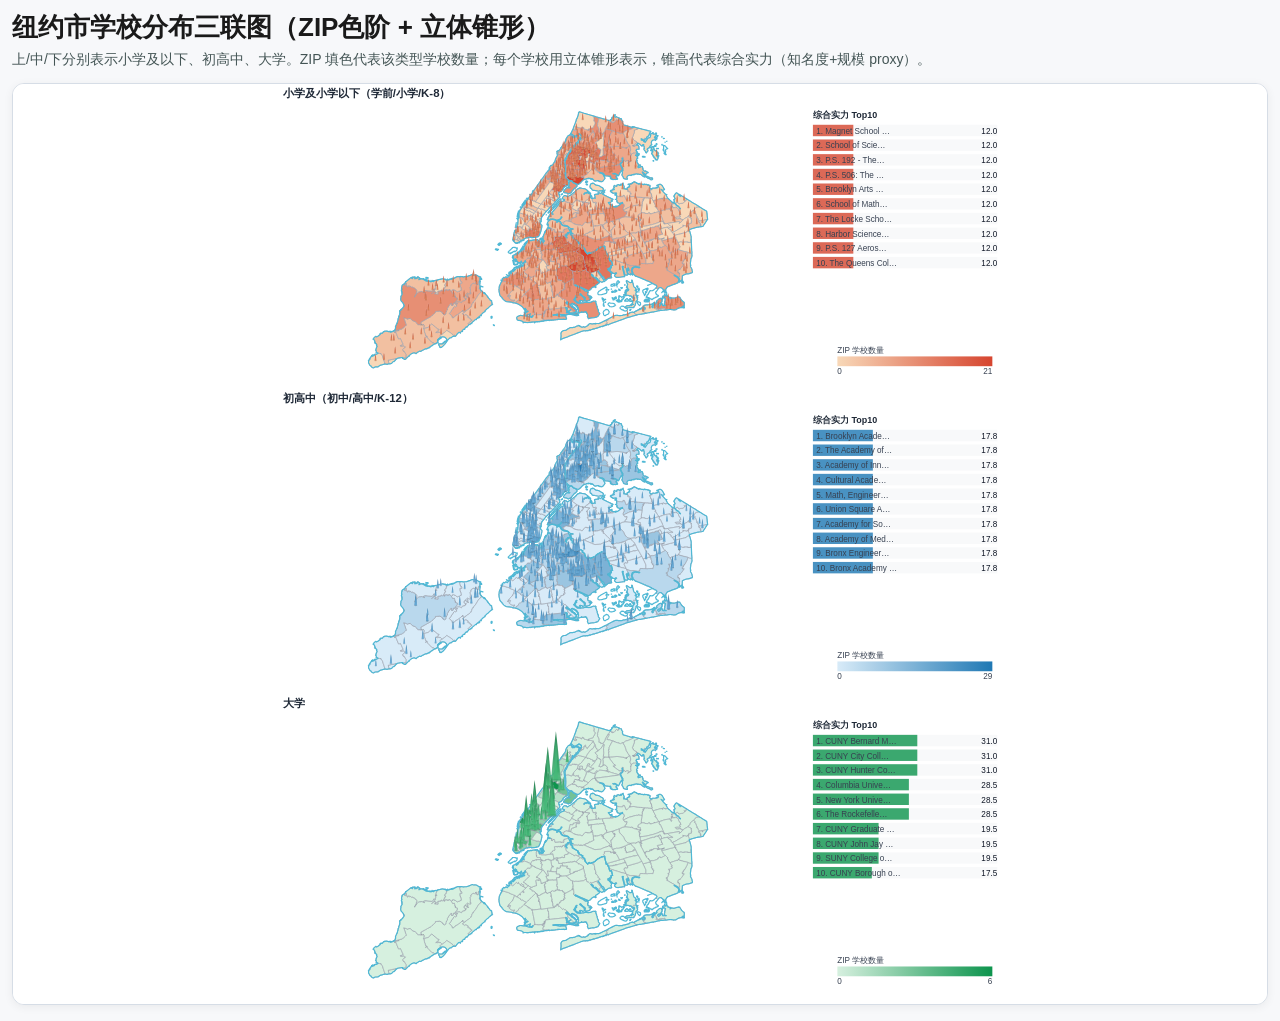
<file: apps/viz-education-level/index.html>
<!doctype html>
<html lang="zh-CN">
  <head>
    <meta charset="UTF-8" />
    <meta name="viewport" content="width=device-width, initial-scale=1.0" />
    <title>教育水平子图复现</title>
    <script type="module" crossorigin src="./assets/index-tJR21zqF.js"></script>
    <link rel="stylesheet" crossorigin href="./assets/index-CkyBRLjx.css">
  </head>
  <body>
    <div id="app"></div>
  </body>
</html>
</file>
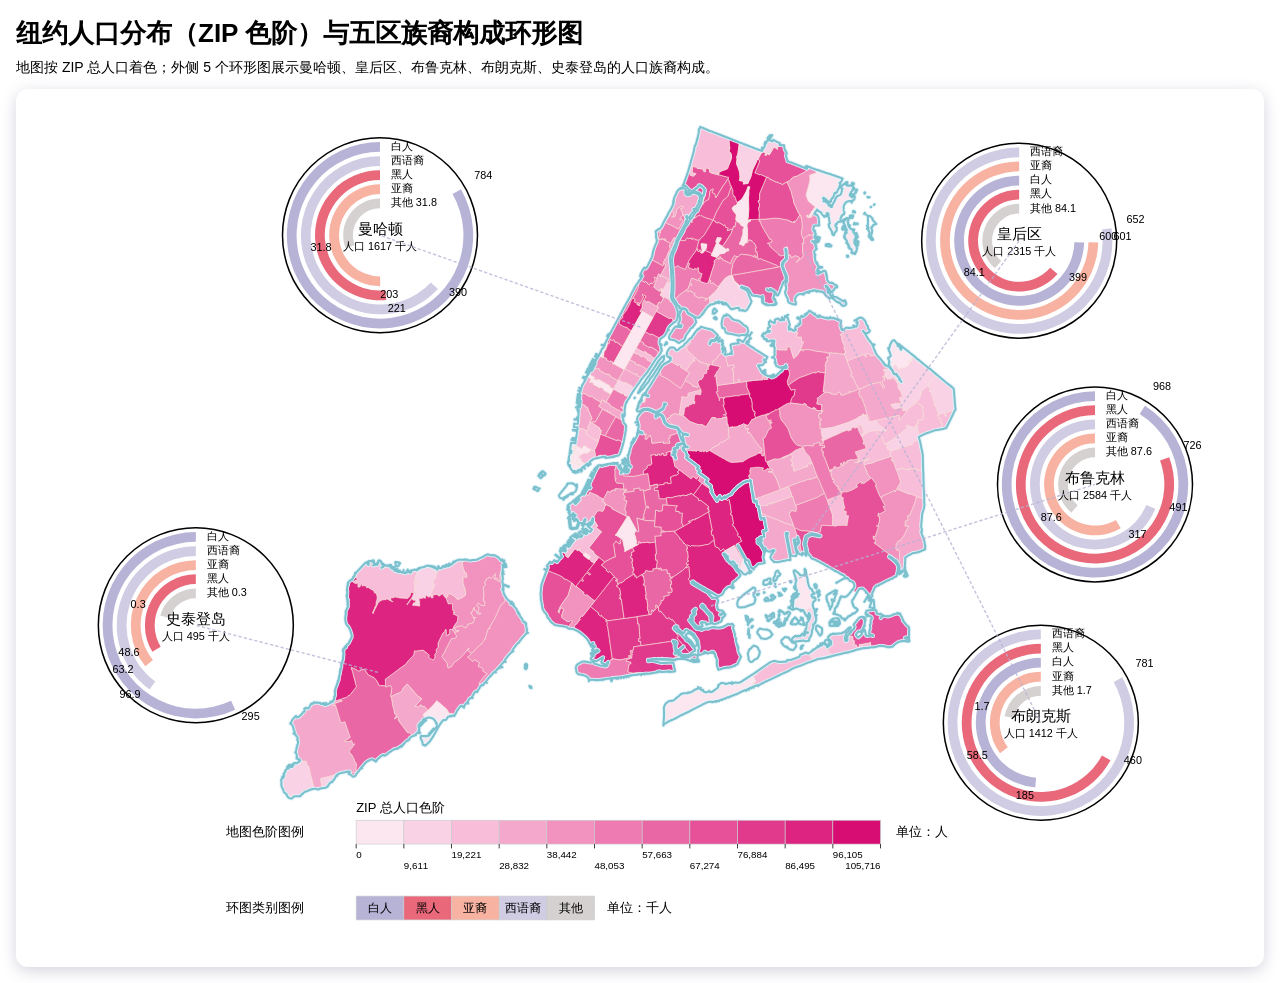
<file: apps/viz-population-zip-rings/index.html>
<!doctype html>
<html lang="zh-CN">
  <head>
    <meta charset="UTF-8" />
    <meta name="viewport" content="width=device-width, initial-scale=1.0" />
    <title>纽约人口分布：ZIP 地图 + 五区环形图</title>
    <script type="module" crossorigin src="./assets/index-BXgzSlPU.js"></script>
    <link rel="stylesheet" crossorigin href="./assets/index-D_KEs2T0.css">
  </head>
  <body>
    <div id="app">
      <h1>纽约人口分布（ZIP 色阶）与五区族裔构成环形图</h1>
      <p class="lead">
        地图按 ZIP 总人口着色；外侧 5 个环形图展示曼哈顿、皇后区、布鲁克林、布朗克斯、史泰登岛的人口族裔构成。
      </p>
      <div id="chart"></div>
      <div id="legend"></div>
    </div>
  </body>
</html>
</file>
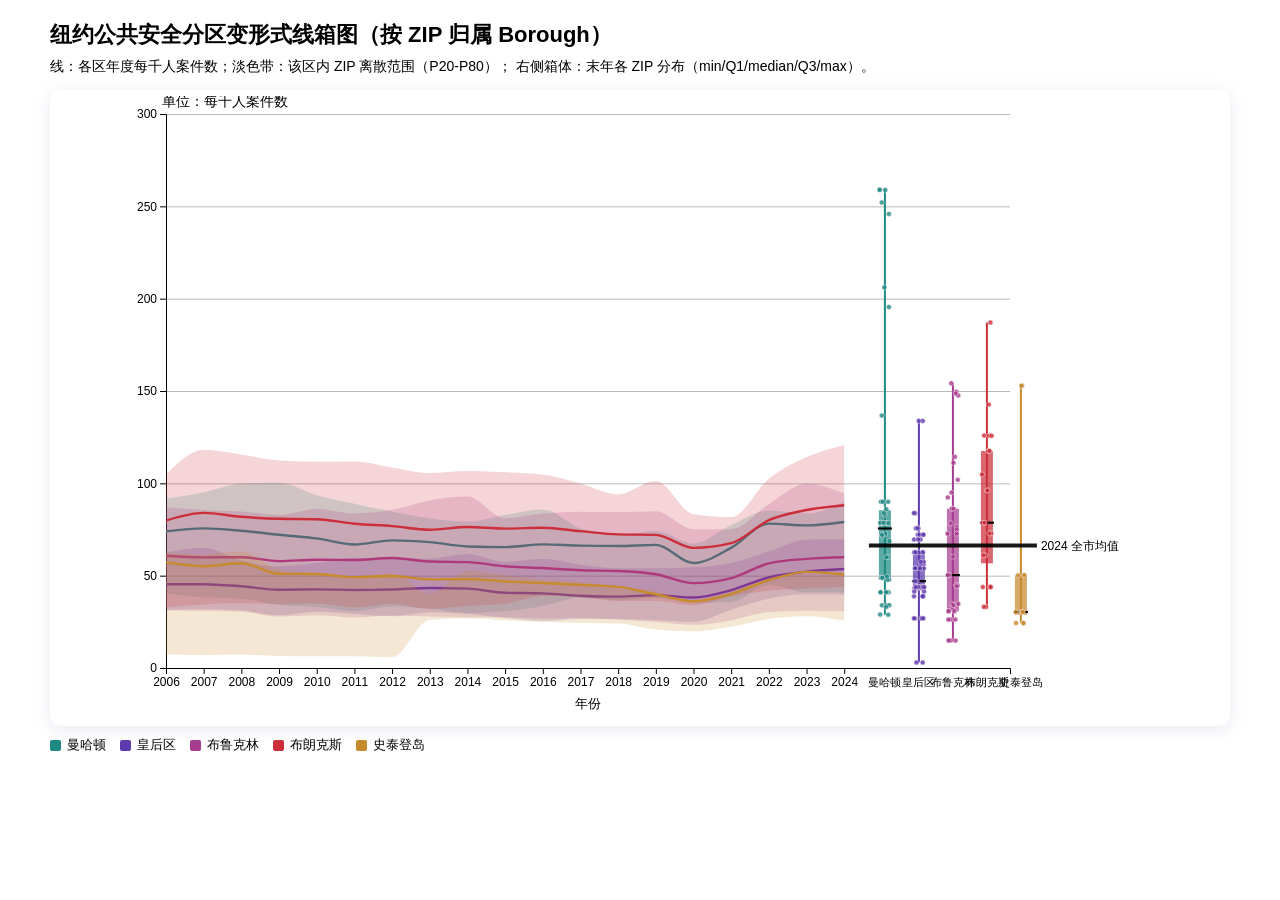
<file: apps/viz-safety-borough-linebox/index.html>
<!doctype html>
<html lang="zh-CN">
  <head>
    <meta charset="UTF-8" />
    <meta name="viewport" content="width=device-width, initial-scale=1.0" />
    <title>纽约公共安全：分区线箱图</title>
    <script type="module" crossorigin src="./assets/index-Dg8BkWQj.js"></script>
    <link rel="stylesheet" crossorigin href="./assets/index-u2_P38gt.css">
  </head>
  <body>
    <div id="app">
      <h1>纽约公共安全分区变形式线箱图（按 ZIP 归属 Borough）</h1>
      <p class="lead">
        线：各区年度每千人案件数；淡色带：该区内 ZIP 离散范围（P20-P80）；
        右侧箱体：末年各 ZIP 分布（min/Q1/median/Q3/max）。
      </p>
      <div id="chart"></div>
      <div id="legend"></div>
    </div>
  </body>
</html>
</file>
<file: apps/viz-education-level/assets/index-CkyBRLjx.css>
:root{font-family:Segoe UI,PingFang SC,Microsoft YaHei,sans-serif;color:#1a1a1a;background:#f7f8fa}*{box-sizing:border-box}body{margin:0}#app{max-width:1400px;margin:0 auto;padding:10px 12px 16px}.title{margin:0 0 6px;font-size:26px;font-weight:700}.subtitle{margin:0 0 14px;color:#455;font-size:14px}.panel{background:#fff;border:1px solid #d6dde6;border-radius:12px;overflow:hidden;box-shadow:0 2px 10px #0000000f}.swatch{width:11px;height:11px;border:1px solid rgba(0,0,0,.2);border-radius:2px;display:inline-block}.map-wrap{position:relative;width:100%;height:clamp(920px,88vh,1320px);min-height:860px;background:#fff}.legend-item{display:flex;align-items:center;gap:6px;line-height:1.45;margin:2px 0}.color-legend{position:absolute;right:10px;top:10px;width:126px;background:#ffffffeb;border:1px solid #d8dee4;border-radius:8px;padding:8px 10px;font-size:12px;color:#333;box-shadow:0 1px 8px #00000014}.legend-title{font-size:12px;font-weight:700;margin:0 0 4px}@media(max-width:960px){.color-legend{width:116px;font-size:11px}}
</file>
<file: apps/viz-population-zip-rings/assets/index-D_KEs2T0.css>
body{margin:0;background:#fff;color:#000;font-family:Segoe UI,PingFang SC,Microsoft YaHei,sans-serif}#app{max-width:1300px;margin:0 auto;padding:16px}h1{margin:0 0 8px;font-size:26px}.lead{margin:0 0 12px;color:#000;font-size:14px}#chart{position:relative;background:#fff;border-radius:12px;box-shadow:0 4px 16px #d5d3de;overflow:hidden;width:100%}#chart svg{display:block;width:100%;height:auto}#legend{display:none}.legend-item{display:inline-flex;align-items:center;gap:6px}.ring-legend-note{width:100%;font-weight:600}.ring-legend-strip{display:inline-flex;align-items:stretch;border:1px solid #c8cdcf}.ring-legend-block{display:inline-flex;align-items:center;justify-content:center;min-width:72px;height:24px;padding:0 8px;font-size:12px;font-weight:700;color:#000;border-right:1px solid rgba(0,0,0,.12);box-sizing:border-box}.ring-legend-block:last-child{border-right:none}.ring-legend-unit{font-size:13px;font-weight:700;color:#000;white-space:nowrap}.legend-swatch{width:12px;height:12px;border-radius:2px}
</file>
<file: apps/viz-safety-borough-linebox/assets/index-u2_P38gt.css>
body{margin:0;font-family:Segoe UI,PingFang SC,Microsoft YaHei,sans-serif;background:#fff;color:#000}#app{max-width:1180px;margin:0 auto;padding:20px 18px 28px}h1{margin:0 0 8px;font-size:22px}.lead{margin:0 0 14px;color:#000;font-size:14px}#chart{background:#fff;border-radius:10px;box-shadow:0 3px 16px #b6b3d64d;padding:6px}#legend{margin-top:10px;display:flex;gap:14px;flex-wrap:wrap;font-size:13px}.legend-item{display:inline-flex;align-items:center;gap:6px}.legend-swatch{width:11px;height:11px;border-radius:2px}.axis text{font-size:12px;fill:#000}.axis line,.axis path{stroke:#000}.grid line{stroke:#000;stroke-opacity:.28}.grid path{stroke:none}
</file>
